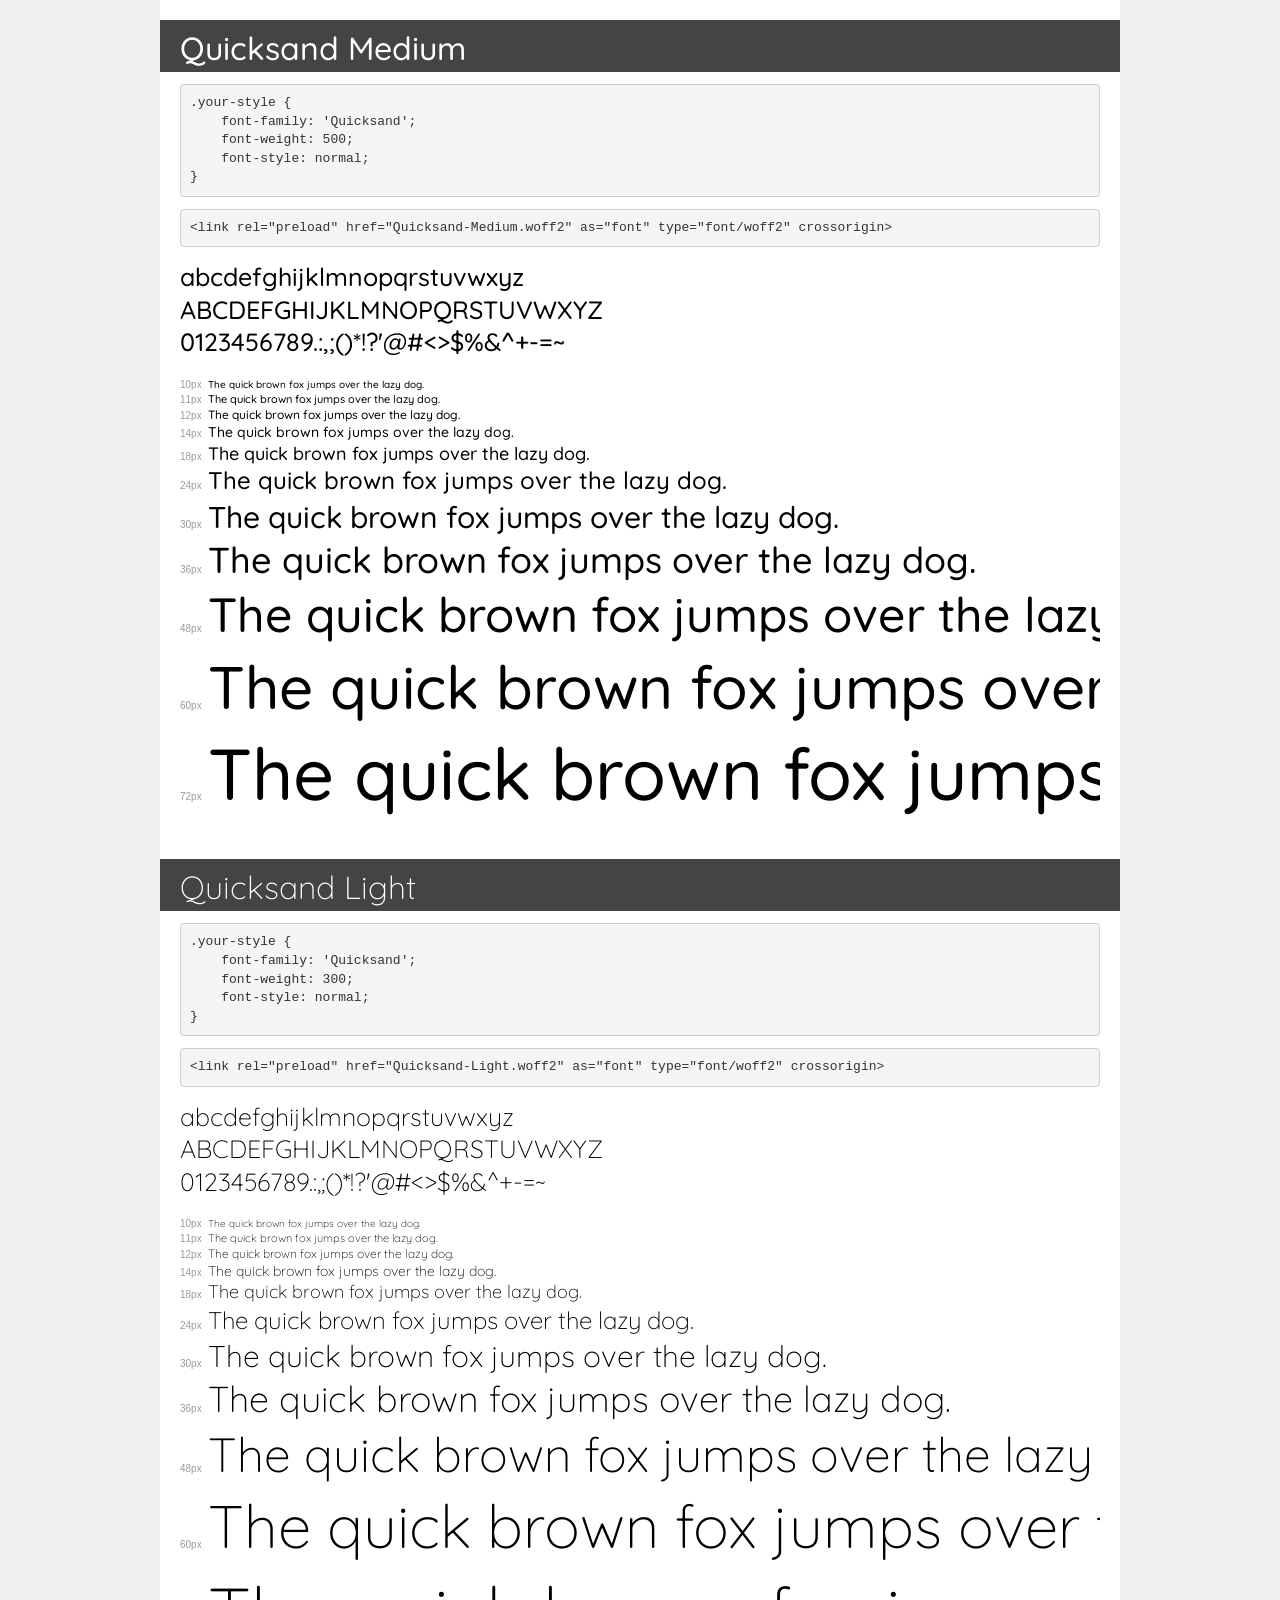
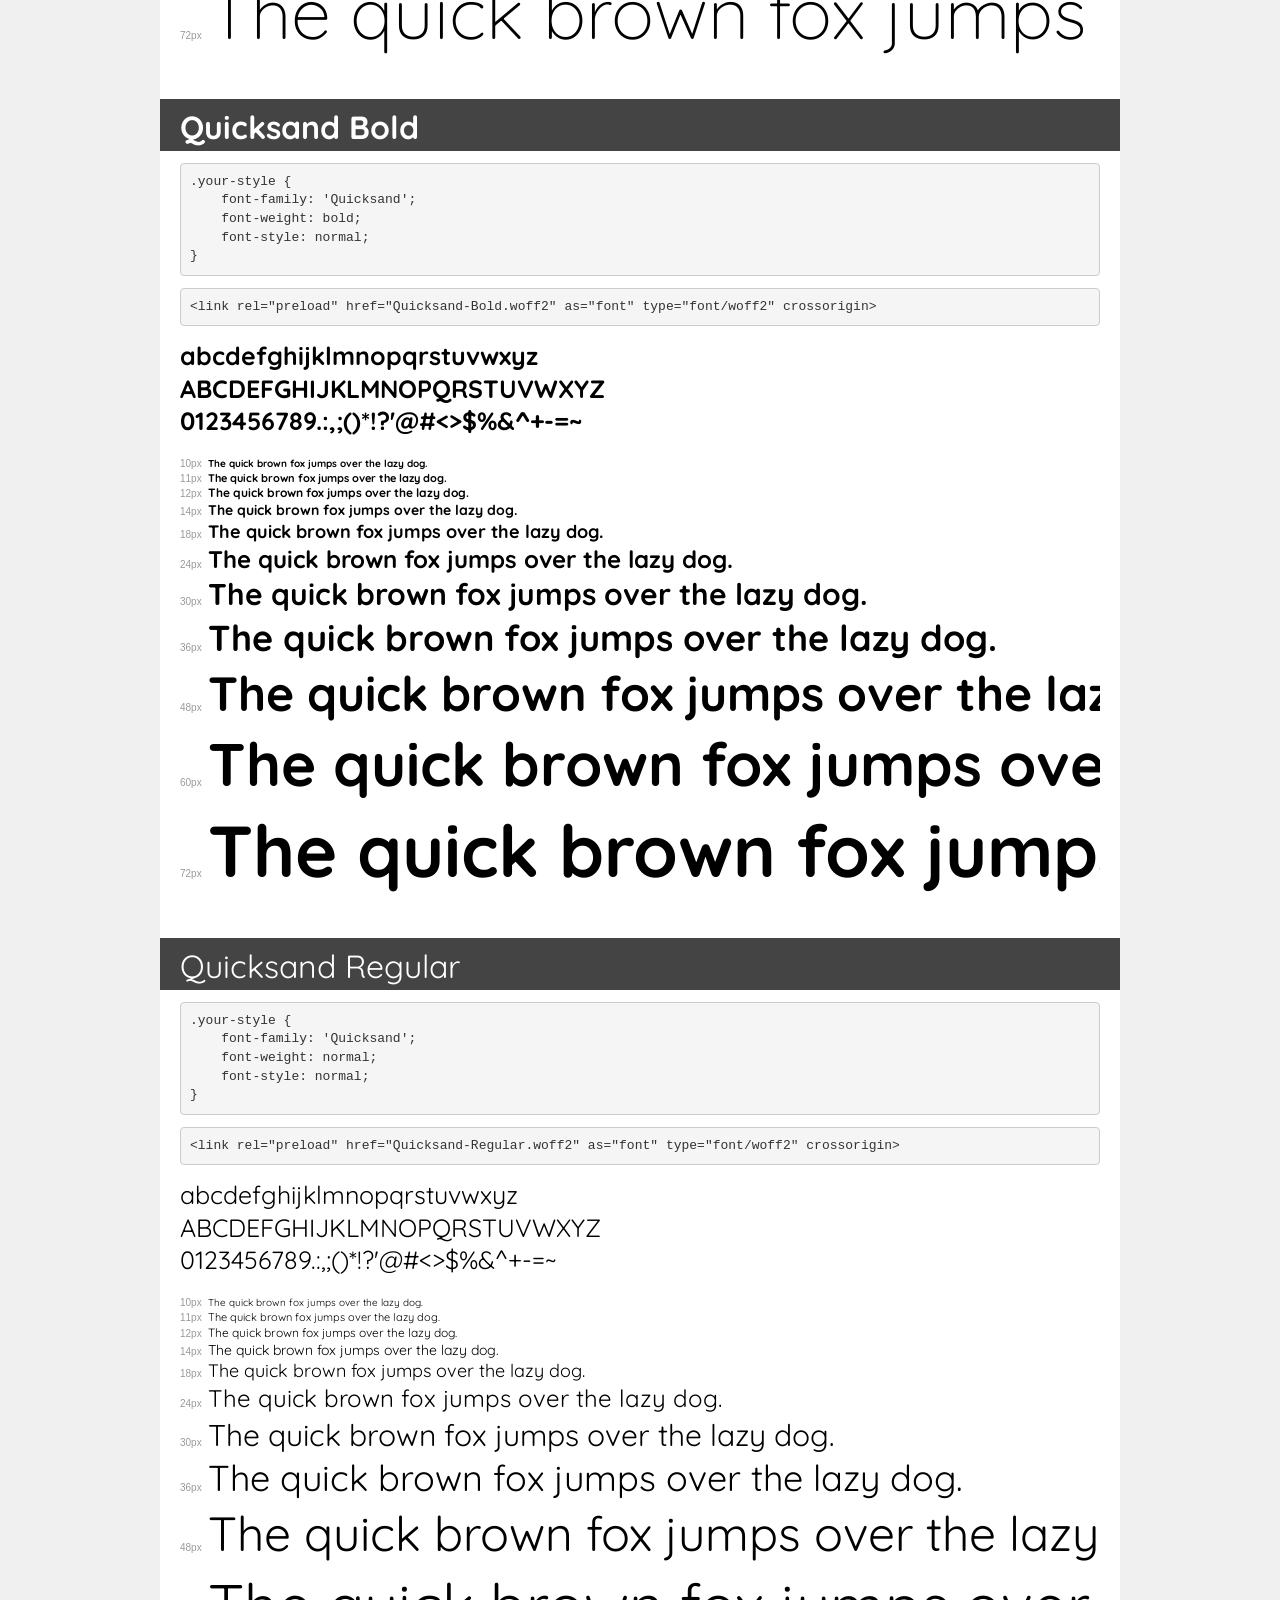
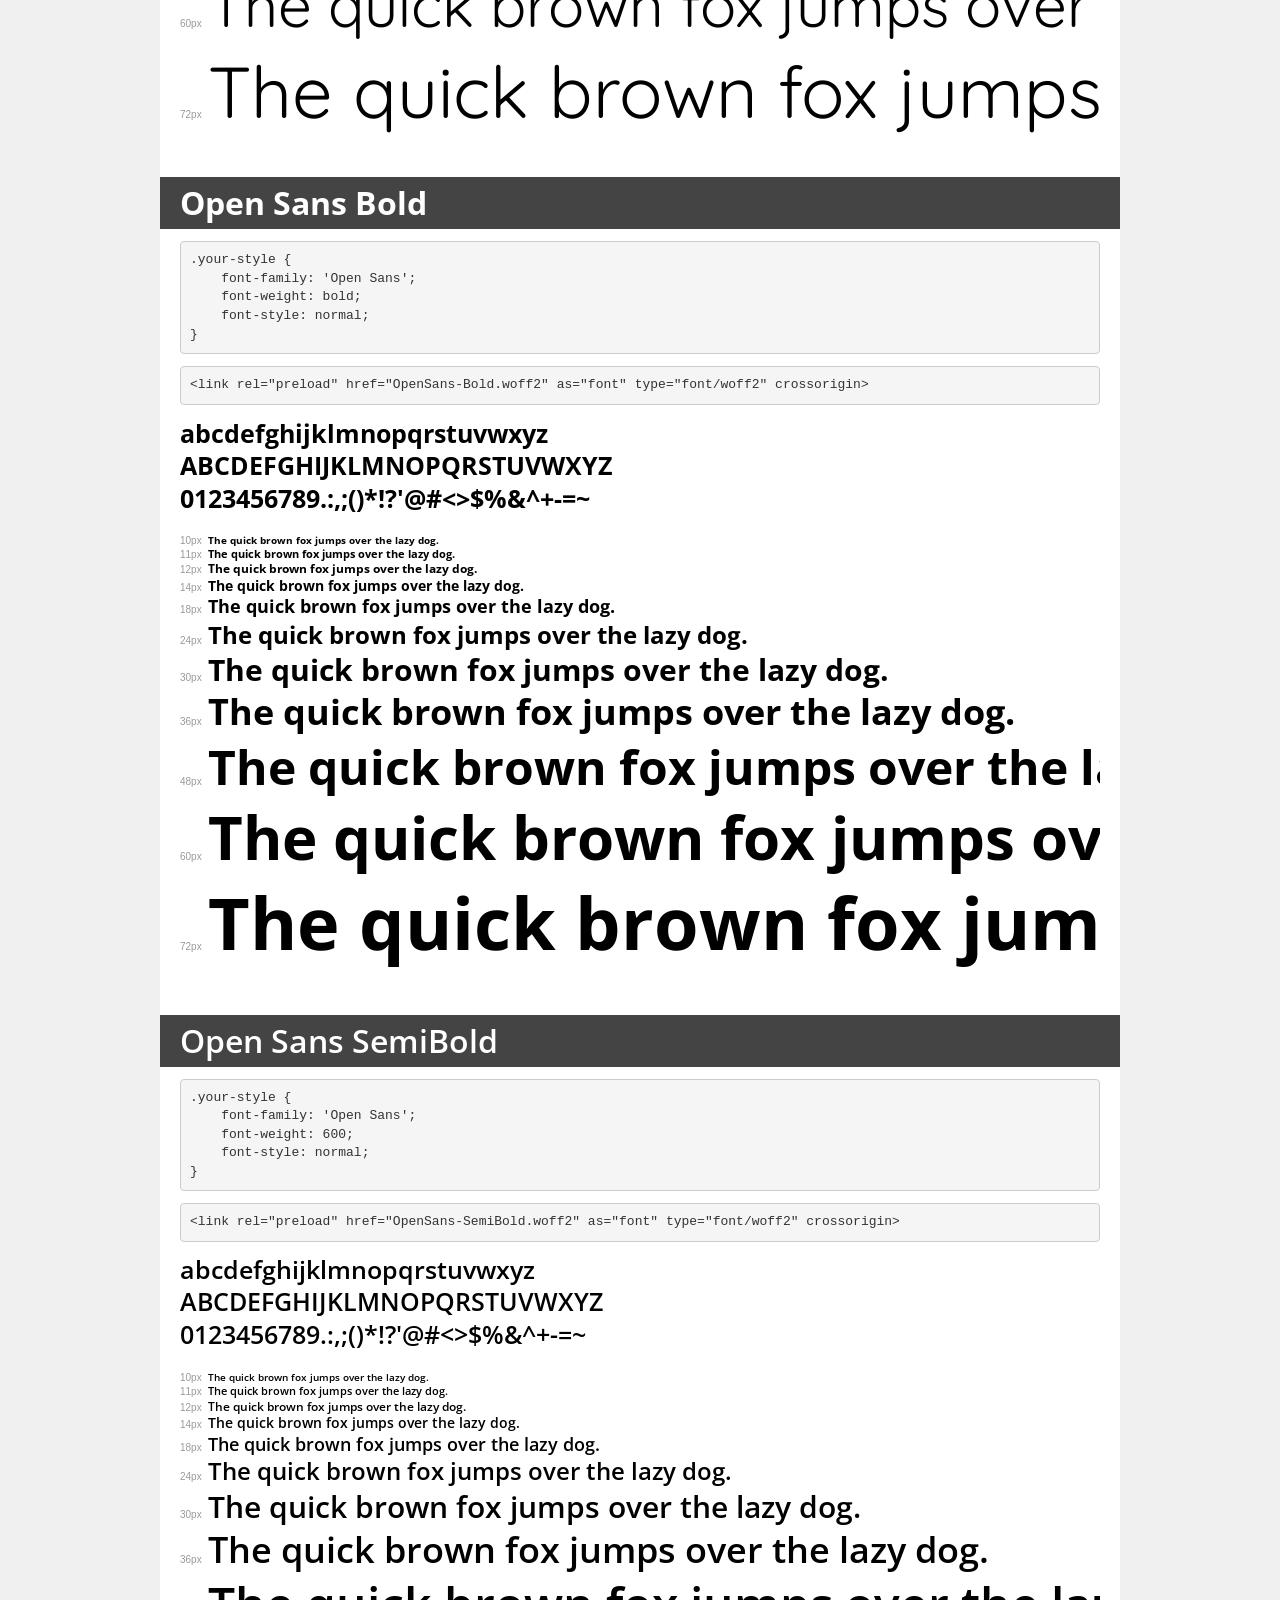
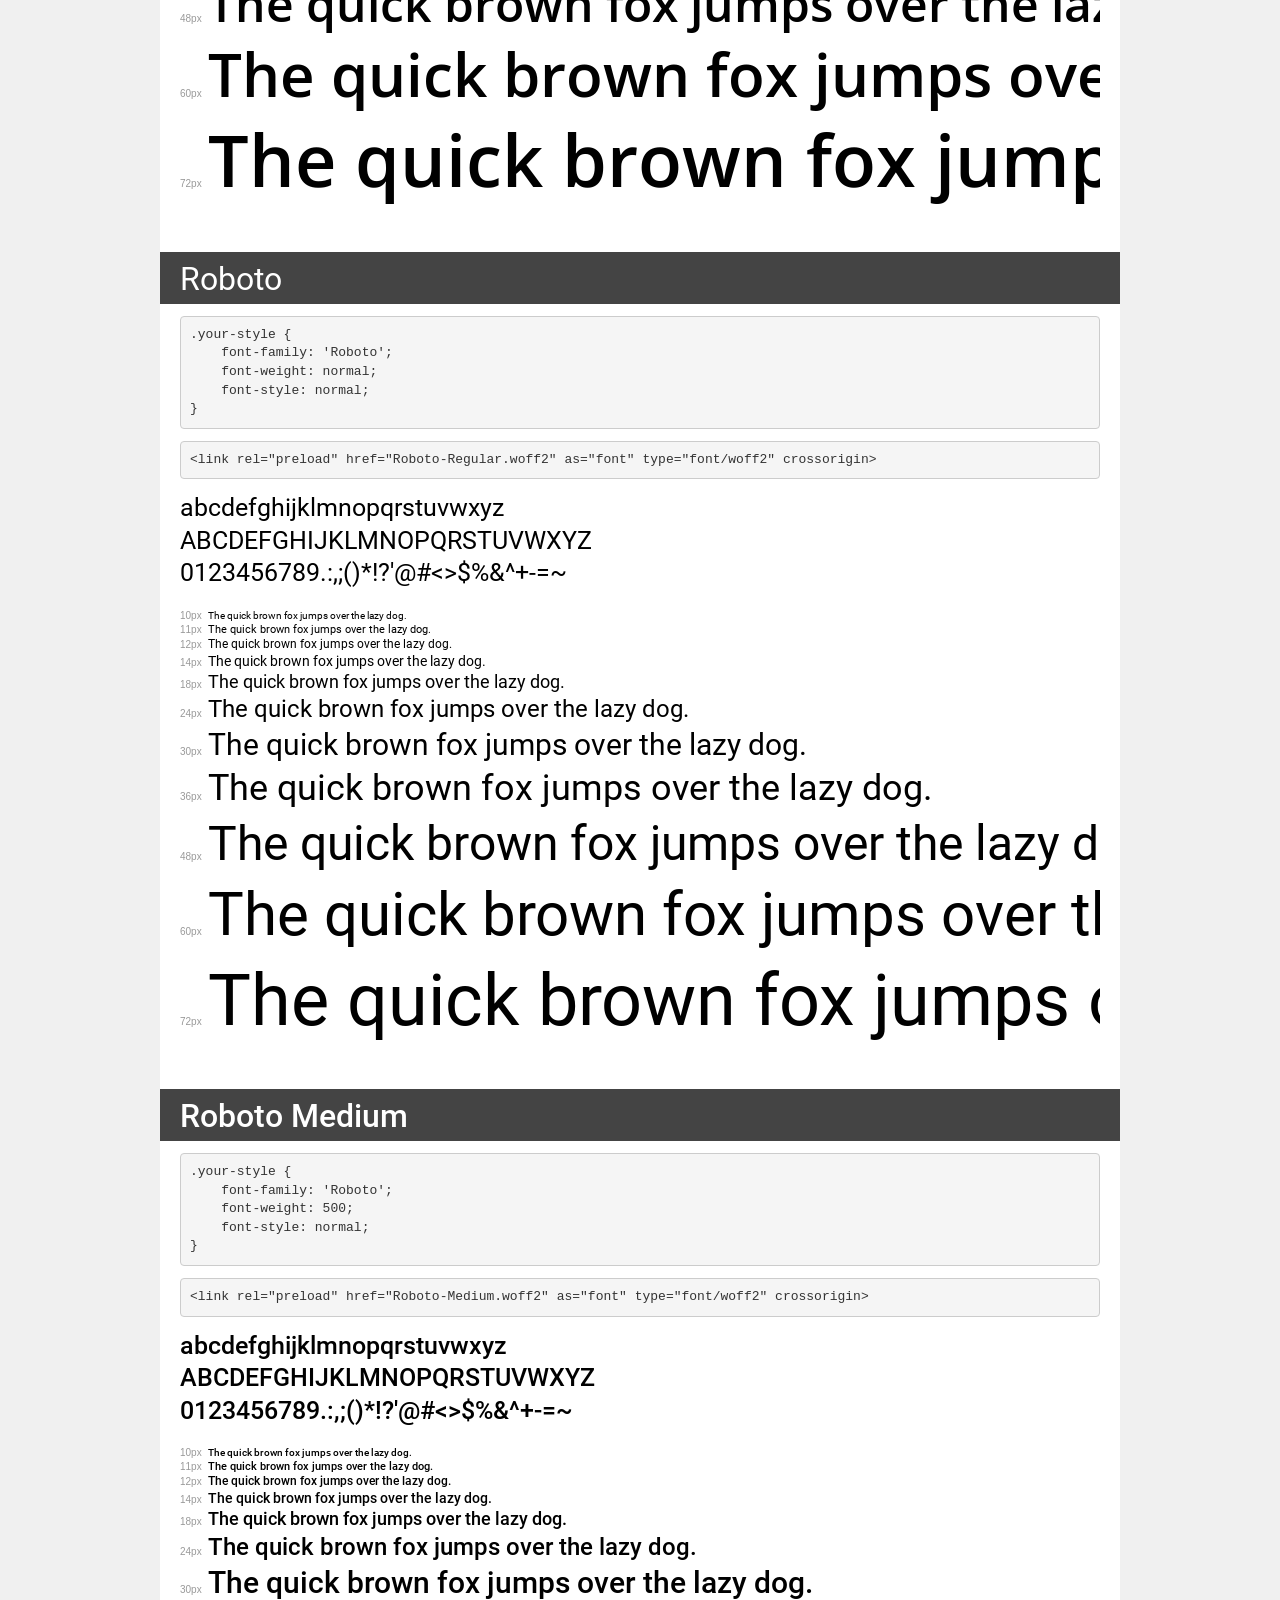
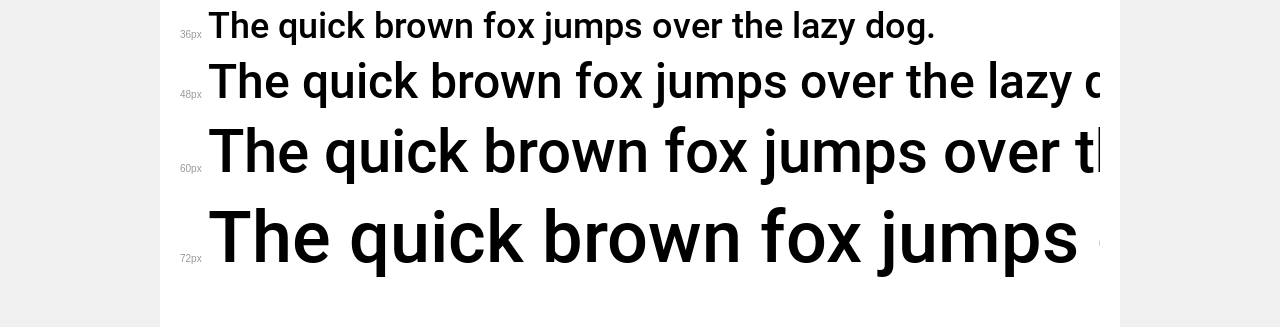
<file: fonts/demo.html>
<!DOCTYPE html>
<html lang="en">
<head>
    <meta charset="utf-8">
    <meta http-equiv="X-UA-Compatible" content="IE=edge">
    <meta name="viewport" content="width=device-width, initial-scale=1">
    <meta name="robots" content="noindex, noarchive">
    <meta name="format-detection" content="telephone=no">
    <title>Transfonter demo</title>
    <link href="stylesheet.css" rel="stylesheet">
    <style>
        /*
        http://meyerweb.com/eric/tools/css/reset/
        v2.0 | 20110126
        License: none (public domain)
        */
        html, body, div, span, applet, object, iframe,
        h1, h2, h3, h4, h5, h6, p, blockquote, pre,
        a, abbr, acronym, address, big, cite, code,
        del, dfn, em, img, ins, kbd, q, s, samp,
        small, strike, strong, sub, sup, tt, var,
        b, u, i, center,
        dl, dt, dd, ol, ul, li,
        fieldset, form, label, legend,
        table, caption, tbody, tfoot, thead, tr, th, td,
        article, aside, canvas, details, embed,
        figure, figcaption, footer, header, hgroup,
        menu, nav, output, ruby, section, summary,
        time, mark, audio, video {
            margin: 0;
            padding: 0;
            border: 0;
            font-size: 100%;
            font: inherit;
            vertical-align: baseline;
        }
        /* HTML5 display-role reset for older browsers */
        article, aside, details, figcaption, figure,
        footer, header, hgroup, menu, nav, section {
            display: block;
        }
        body {
            line-height: 1;
        }
        ol, ul {
            list-style: none;
        }
        blockquote, q {
            quotes: none;
        }
        blockquote:before, blockquote:after,
        q:before, q:after {
            content: '';
            content: none;
        }
        table {
            border-collapse: collapse;
            border-spacing: 0;
        }
        /* demo styles */
        body {
            background: #f0f0f0;
            color: #000;
        }
        .page {
            background: #fff;
            width: 920px;
            margin: 0 auto;
            padding: 20px 20px 0 20px;
            overflow: hidden;
        }
        .font-container {
            overflow-x: auto;
            overflow-y: hidden;
            margin-bottom: 40px;
            line-height: 1.3;
            white-space: nowrap;
            padding-bottom: 5px;
        }
        h1 {
            position: relative;
            background: #444;
            font-size: 32px;
            color: #fff;
            padding: 10px 20px;
            margin: 0 -20px 12px -20px;
        }
        .letters {
            font-size: 25px;
            margin-bottom: 20px;
        }
        .s10:before {
            content: '10px';
        }
        .s11:before {
            content: '11px';
        }
        .s12:before {
            content: '12px';
        }
        .s14:before {
            content: '14px';
        }
        .s18:before {
            content: '18px';
        }
        .s24:before {
            content: '24px';
        }
        .s30:before {
            content: '30px';
        }
        .s36:before {
            content: '36px';
        }
        .s48:before {
            content: '48px';
        }
        .s60:before {
            content: '60px';
        }
        .s72:before {
            content: '72px';
        }
        .s10:before, .s11:before, .s12:before, .s14:before,
        .s18:before, .s24:before, .s30:before, .s36:before,
        .s48:before, .s60:before, .s72:before {
            font-family: Arial, sans-serif;
            font-size: 10px;
            font-weight: normal;
            font-style: normal;
            color: #999;
            padding-right: 6px;
        }
        pre {
            display: block;
            padding: 9px;
            margin: 0 0 12px;
            font-family: Monaco, Menlo, Consolas, "Courier New", monospace;
            font-size: 13px;
            line-height: 1.428571429;
            color: #333;
            font-weight: normal;
            font-style: normal;
            background-color: #f5f5f5;
            border: 1px solid #ccc;
            overflow-x: auto;
            border-radius: 4px;
        }
        /* responsive */
        @media (max-width: 959px) {
            .page {
                width: auto;
                margin: 0;
            }
        }
    </style>
</head>
<body>
<div class="page">
    <div class="demo">
        <h1 style="font-family: 'Quicksand'; font-weight: 500; font-style: normal;">Quicksand Medium</h1>
        <pre title="Usage">.your-style {
    font-family: 'Quicksand';
    font-weight: 500;
    font-style: normal;
}</pre>
        <pre title="Preload (optional)">
&lt;link rel=&quot;preload&quot; href=&quot;Quicksand-Medium.woff2&quot; as=&quot;font&quot; type=&quot;font/woff2&quot; crossorigin&gt;</pre>
        <div class="font-container" style="font-family: 'Quicksand'; font-weight: 500; font-style: normal;">
            <p class="letters">
                abcdefghijklmnopqrstuvwxyz<br>
ABCDEFGHIJKLMNOPQRSTUVWXYZ<br>
                0123456789.:,;()*!?'@#&lt;&gt;$%&^+-=~
            </p>
            <p class="s10" style="font-size: 10px;">The quick brown fox jumps over the lazy dog.</p>
            <p class="s11" style="font-size: 11px;">The quick brown fox jumps over the lazy dog.</p>
            <p class="s12" style="font-size: 12px;">The quick brown fox jumps over the lazy dog.</p>
            <p class="s14" style="font-size: 14px;">The quick brown fox jumps over the lazy dog.</p>
            <p class="s18" style="font-size: 18px;">The quick brown fox jumps over the lazy dog.</p>
            <p class="s24" style="font-size: 24px;">The quick brown fox jumps over the lazy dog.</p>
            <p class="s30" style="font-size: 30px;">The quick brown fox jumps over the lazy dog.</p>
            <p class="s36" style="font-size: 36px;">The quick brown fox jumps over the lazy dog.</p>
            <p class="s48" style="font-size: 48px;">The quick brown fox jumps over the lazy dog.</p>
            <p class="s60" style="font-size: 60px;">The quick brown fox jumps over the lazy dog.</p>
            <p class="s72" style="font-size: 72px;">The quick brown fox jumps over the lazy dog.</p>
        </div>
    </div>

    <div class="demo">
        <h1 style="font-family: 'Quicksand'; font-weight: 300; font-style: normal;">Quicksand Light</h1>
        <pre title="Usage">.your-style {
    font-family: 'Quicksand';
    font-weight: 300;
    font-style: normal;
}</pre>
        <pre title="Preload (optional)">
&lt;link rel=&quot;preload&quot; href=&quot;Quicksand-Light.woff2&quot; as=&quot;font&quot; type=&quot;font/woff2&quot; crossorigin&gt;</pre>
        <div class="font-container" style="font-family: 'Quicksand'; font-weight: 300; font-style: normal;">
            <p class="letters">
                abcdefghijklmnopqrstuvwxyz<br>
ABCDEFGHIJKLMNOPQRSTUVWXYZ<br>
                0123456789.:,;()*!?'@#&lt;&gt;$%&^+-=~
            </p>
            <p class="s10" style="font-size: 10px;">The quick brown fox jumps over the lazy dog.</p>
            <p class="s11" style="font-size: 11px;">The quick brown fox jumps over the lazy dog.</p>
            <p class="s12" style="font-size: 12px;">The quick brown fox jumps over the lazy dog.</p>
            <p class="s14" style="font-size: 14px;">The quick brown fox jumps over the lazy dog.</p>
            <p class="s18" style="font-size: 18px;">The quick brown fox jumps over the lazy dog.</p>
            <p class="s24" style="font-size: 24px;">The quick brown fox jumps over the lazy dog.</p>
            <p class="s30" style="font-size: 30px;">The quick brown fox jumps over the lazy dog.</p>
            <p class="s36" style="font-size: 36px;">The quick brown fox jumps over the lazy dog.</p>
            <p class="s48" style="font-size: 48px;">The quick brown fox jumps over the lazy dog.</p>
            <p class="s60" style="font-size: 60px;">The quick brown fox jumps over the lazy dog.</p>
            <p class="s72" style="font-size: 72px;">The quick brown fox jumps over the lazy dog.</p>
        </div>
    </div>

    <div class="demo">
        <h1 style="font-family: 'Quicksand'; font-weight: bold; font-style: normal;">Quicksand Bold</h1>
        <pre title="Usage">.your-style {
    font-family: 'Quicksand';
    font-weight: bold;
    font-style: normal;
}</pre>
        <pre title="Preload (optional)">
&lt;link rel=&quot;preload&quot; href=&quot;Quicksand-Bold.woff2&quot; as=&quot;font&quot; type=&quot;font/woff2&quot; crossorigin&gt;</pre>
        <div class="font-container" style="font-family: 'Quicksand'; font-weight: bold; font-style: normal;">
            <p class="letters">
                abcdefghijklmnopqrstuvwxyz<br>
ABCDEFGHIJKLMNOPQRSTUVWXYZ<br>
                0123456789.:,;()*!?'@#&lt;&gt;$%&^+-=~
            </p>
            <p class="s10" style="font-size: 10px;">The quick brown fox jumps over the lazy dog.</p>
            <p class="s11" style="font-size: 11px;">The quick brown fox jumps over the lazy dog.</p>
            <p class="s12" style="font-size: 12px;">The quick brown fox jumps over the lazy dog.</p>
            <p class="s14" style="font-size: 14px;">The quick brown fox jumps over the lazy dog.</p>
            <p class="s18" style="font-size: 18px;">The quick brown fox jumps over the lazy dog.</p>
            <p class="s24" style="font-size: 24px;">The quick brown fox jumps over the lazy dog.</p>
            <p class="s30" style="font-size: 30px;">The quick brown fox jumps over the lazy dog.</p>
            <p class="s36" style="font-size: 36px;">The quick brown fox jumps over the lazy dog.</p>
            <p class="s48" style="font-size: 48px;">The quick brown fox jumps over the lazy dog.</p>
            <p class="s60" style="font-size: 60px;">The quick brown fox jumps over the lazy dog.</p>
            <p class="s72" style="font-size: 72px;">The quick brown fox jumps over the lazy dog.</p>
        </div>
    </div>

    <div class="demo">
        <h1 style="font-family: 'Quicksand'; font-weight: normal; font-style: normal;">Quicksand Regular</h1>
        <pre title="Usage">.your-style {
    font-family: 'Quicksand';
    font-weight: normal;
    font-style: normal;
}</pre>
        <pre title="Preload (optional)">
&lt;link rel=&quot;preload&quot; href=&quot;Quicksand-Regular.woff2&quot; as=&quot;font&quot; type=&quot;font/woff2&quot; crossorigin&gt;</pre>
        <div class="font-container" style="font-family: 'Quicksand'; font-weight: normal; font-style: normal;">
            <p class="letters">
                abcdefghijklmnopqrstuvwxyz<br>
ABCDEFGHIJKLMNOPQRSTUVWXYZ<br>
                0123456789.:,;()*!?'@#&lt;&gt;$%&^+-=~
            </p>
            <p class="s10" style="font-size: 10px;">The quick brown fox jumps over the lazy dog.</p>
            <p class="s11" style="font-size: 11px;">The quick brown fox jumps over the lazy dog.</p>
            <p class="s12" style="font-size: 12px;">The quick brown fox jumps over the lazy dog.</p>
            <p class="s14" style="font-size: 14px;">The quick brown fox jumps over the lazy dog.</p>
            <p class="s18" style="font-size: 18px;">The quick brown fox jumps over the lazy dog.</p>
            <p class="s24" style="font-size: 24px;">The quick brown fox jumps over the lazy dog.</p>
            <p class="s30" style="font-size: 30px;">The quick brown fox jumps over the lazy dog.</p>
            <p class="s36" style="font-size: 36px;">The quick brown fox jumps over the lazy dog.</p>
            <p class="s48" style="font-size: 48px;">The quick brown fox jumps over the lazy dog.</p>
            <p class="s60" style="font-size: 60px;">The quick brown fox jumps over the lazy dog.</p>
            <p class="s72" style="font-size: 72px;">The quick brown fox jumps over the lazy dog.</p>
        </div>
    </div>

    <div class="demo">
        <h1 style="font-family: 'Open Sans'; font-weight: bold; font-style: normal;">Open Sans Bold</h1>
        <pre title="Usage">.your-style {
    font-family: 'Open Sans';
    font-weight: bold;
    font-style: normal;
}</pre>
        <pre title="Preload (optional)">
&lt;link rel=&quot;preload&quot; href=&quot;OpenSans-Bold.woff2&quot; as=&quot;font&quot; type=&quot;font/woff2&quot; crossorigin&gt;</pre>
        <div class="font-container" style="font-family: 'Open Sans'; font-weight: bold; font-style: normal;">
            <p class="letters">
                abcdefghijklmnopqrstuvwxyz<br>
ABCDEFGHIJKLMNOPQRSTUVWXYZ<br>
                0123456789.:,;()*!?'@#&lt;&gt;$%&^+-=~
            </p>
            <p class="s10" style="font-size: 10px;">The quick brown fox jumps over the lazy dog.</p>
            <p class="s11" style="font-size: 11px;">The quick brown fox jumps over the lazy dog.</p>
            <p class="s12" style="font-size: 12px;">The quick brown fox jumps over the lazy dog.</p>
            <p class="s14" style="font-size: 14px;">The quick brown fox jumps over the lazy dog.</p>
            <p class="s18" style="font-size: 18px;">The quick brown fox jumps over the lazy dog.</p>
            <p class="s24" style="font-size: 24px;">The quick brown fox jumps over the lazy dog.</p>
            <p class="s30" style="font-size: 30px;">The quick brown fox jumps over the lazy dog.</p>
            <p class="s36" style="font-size: 36px;">The quick brown fox jumps over the lazy dog.</p>
            <p class="s48" style="font-size: 48px;">The quick brown fox jumps over the lazy dog.</p>
            <p class="s60" style="font-size: 60px;">The quick brown fox jumps over the lazy dog.</p>
            <p class="s72" style="font-size: 72px;">The quick brown fox jumps over the lazy dog.</p>
        </div>
    </div>

    <div class="demo">
        <h1 style="font-family: 'Open Sans'; font-weight: 600; font-style: normal;">Open Sans SemiBold</h1>
        <pre title="Usage">.your-style {
    font-family: 'Open Sans';
    font-weight: 600;
    font-style: normal;
}</pre>
        <pre title="Preload (optional)">
&lt;link rel=&quot;preload&quot; href=&quot;OpenSans-SemiBold.woff2&quot; as=&quot;font&quot; type=&quot;font/woff2&quot; crossorigin&gt;</pre>
        <div class="font-container" style="font-family: 'Open Sans'; font-weight: 600; font-style: normal;">
            <p class="letters">
                abcdefghijklmnopqrstuvwxyz<br>
ABCDEFGHIJKLMNOPQRSTUVWXYZ<br>
                0123456789.:,;()*!?'@#&lt;&gt;$%&^+-=~
            </p>
            <p class="s10" style="font-size: 10px;">The quick brown fox jumps over the lazy dog.</p>
            <p class="s11" style="font-size: 11px;">The quick brown fox jumps over the lazy dog.</p>
            <p class="s12" style="font-size: 12px;">The quick brown fox jumps over the lazy dog.</p>
            <p class="s14" style="font-size: 14px;">The quick brown fox jumps over the lazy dog.</p>
            <p class="s18" style="font-size: 18px;">The quick brown fox jumps over the lazy dog.</p>
            <p class="s24" style="font-size: 24px;">The quick brown fox jumps over the lazy dog.</p>
            <p class="s30" style="font-size: 30px;">The quick brown fox jumps over the lazy dog.</p>
            <p class="s36" style="font-size: 36px;">The quick brown fox jumps over the lazy dog.</p>
            <p class="s48" style="font-size: 48px;">The quick brown fox jumps over the lazy dog.</p>
            <p class="s60" style="font-size: 60px;">The quick brown fox jumps over the lazy dog.</p>
            <p class="s72" style="font-size: 72px;">The quick brown fox jumps over the lazy dog.</p>
        </div>
    </div>

    <div class="demo">
        <h1 style="font-family: 'Roboto'; font-weight: normal; font-style: normal;">Roboto</h1>
        <pre title="Usage">.your-style {
    font-family: 'Roboto';
    font-weight: normal;
    font-style: normal;
}</pre>
        <pre title="Preload (optional)">
&lt;link rel=&quot;preload&quot; href=&quot;Roboto-Regular.woff2&quot; as=&quot;font&quot; type=&quot;font/woff2&quot; crossorigin&gt;</pre>
        <div class="font-container" style="font-family: 'Roboto'; font-weight: normal; font-style: normal;">
            <p class="letters">
                abcdefghijklmnopqrstuvwxyz<br>
ABCDEFGHIJKLMNOPQRSTUVWXYZ<br>
                0123456789.:,;()*!?'@#&lt;&gt;$%&^+-=~
            </p>
            <p class="s10" style="font-size: 10px;">The quick brown fox jumps over the lazy dog.</p>
            <p class="s11" style="font-size: 11px;">The quick brown fox jumps over the lazy dog.</p>
            <p class="s12" style="font-size: 12px;">The quick brown fox jumps over the lazy dog.</p>
            <p class="s14" style="font-size: 14px;">The quick brown fox jumps over the lazy dog.</p>
            <p class="s18" style="font-size: 18px;">The quick brown fox jumps over the lazy dog.</p>
            <p class="s24" style="font-size: 24px;">The quick brown fox jumps over the lazy dog.</p>
            <p class="s30" style="font-size: 30px;">The quick brown fox jumps over the lazy dog.</p>
            <p class="s36" style="font-size: 36px;">The quick brown fox jumps over the lazy dog.</p>
            <p class="s48" style="font-size: 48px;">The quick brown fox jumps over the lazy dog.</p>
            <p class="s60" style="font-size: 60px;">The quick brown fox jumps over the lazy dog.</p>
            <p class="s72" style="font-size: 72px;">The quick brown fox jumps over the lazy dog.</p>
        </div>
    </div>

    <div class="demo">
        <h1 style="font-family: 'Roboto'; font-weight: 500; font-style: normal;">Roboto Medium</h1>
        <pre title="Usage">.your-style {
    font-family: 'Roboto';
    font-weight: 500;
    font-style: normal;
}</pre>
        <pre title="Preload (optional)">
&lt;link rel=&quot;preload&quot; href=&quot;Roboto-Medium.woff2&quot; as=&quot;font&quot; type=&quot;font/woff2&quot; crossorigin&gt;</pre>
        <div class="font-container" style="font-family: 'Roboto'; font-weight: 500; font-style: normal;">
            <p class="letters">
                abcdefghijklmnopqrstuvwxyz<br>
ABCDEFGHIJKLMNOPQRSTUVWXYZ<br>
                0123456789.:,;()*!?'@#&lt;&gt;$%&^+-=~
            </p>
            <p class="s10" style="font-size: 10px;">The quick brown fox jumps over the lazy dog.</p>
            <p class="s11" style="font-size: 11px;">The quick brown fox jumps over the lazy dog.</p>
            <p class="s12" style="font-size: 12px;">The quick brown fox jumps over the lazy dog.</p>
            <p class="s14" style="font-size: 14px;">The quick brown fox jumps over the lazy dog.</p>
            <p class="s18" style="font-size: 18px;">The quick brown fox jumps over the lazy dog.</p>
            <p class="s24" style="font-size: 24px;">The quick brown fox jumps over the lazy dog.</p>
            <p class="s30" style="font-size: 30px;">The quick brown fox jumps over the lazy dog.</p>
            <p class="s36" style="font-size: 36px;">The quick brown fox jumps over the lazy dog.</p>
            <p class="s48" style="font-size: 48px;">The quick brown fox jumps over the lazy dog.</p>
            <p class="s60" style="font-size: 60px;">The quick brown fox jumps over the lazy dog.</p>
            <p class="s72" style="font-size: 72px;">The quick brown fox jumps over the lazy dog.</p>
        </div>
    </div>

</div>
</body>
</html>
</file>
<file: fonts/stylesheet.css>
@font-face {
    font-family: 'Quicksand';
    src: url('Quicksand-Medium.eot');
    src: local('Quicksand Medium'), local('Quicksand-Medium'),
        url('Quicksand-Medium.eot?#iefix') format('embedded-opentype'),
        url('Quicksand-Medium.woff2') format('woff2'),
        url('Quicksand-Medium.woff') format('woff'),
        url('Quicksand-Medium.ttf') format('truetype'),
        url('Quicksand-Medium.svg#Quicksand-Medium') format('svg');
    font-weight: 500;
    font-style: normal;
    font-display: swap;
}

@font-face {
    font-family: 'Quicksand';
    src: url('Quicksand-Light.eot');
    src: local('Quicksand Light'), local('Quicksand-Light'),
        url('Quicksand-Light.eot?#iefix') format('embedded-opentype'),
        url('Quicksand-Light.woff2') format('woff2'),
        url('Quicksand-Light.woff') format('woff'),
        url('Quicksand-Light.ttf') format('truetype'),
        url('Quicksand-Light.svg#Quicksand-Light') format('svg');
    font-weight: 300;
    font-style: normal;
    font-display: swap;
}

@font-face {
    font-family: 'Quicksand';
    src: url('Quicksand-Bold.eot');
    src: local('Quicksand Bold'), local('Quicksand-Bold'),
        url('Quicksand-Bold.eot?#iefix') format('embedded-opentype'),
        url('Quicksand-Bold.woff2') format('woff2'),
        url('Quicksand-Bold.woff') format('woff'),
        url('Quicksand-Bold.ttf') format('truetype'),
        url('Quicksand-Bold.svg#Quicksand-Bold') format('svg');
    font-weight: bold;
    font-style: normal;
    font-display: swap;
}

@font-face {
    font-family: 'Quicksand';
    src: url('Quicksand-Regular.eot');
    src: local('Quicksand Regular'), local('Quicksand-Regular'),
        url('Quicksand-Regular.eot?#iefix') format('embedded-opentype'),
        url('Quicksand-Regular.woff2') format('woff2'),
        url('Quicksand-Regular.woff') format('woff'),
        url('Quicksand-Regular.ttf') format('truetype'),
        url('Quicksand-Regular.svg#Quicksand-Regular') format('svg');
    font-weight: normal;
    font-style: normal;
    font-display: swap;
}

@font-face {
    font-family: 'Open Sans';
    src: url('OpenSans-Bold.eot');
    src: local('Open Sans Bold'), local('OpenSans-Bold'),
        url('OpenSans-Bold.eot?#iefix') format('embedded-opentype'),
        url('OpenSans-Bold.woff2') format('woff2'),
        url('OpenSans-Bold.woff') format('woff'),
        url('OpenSans-Bold.ttf') format('truetype'),
        url('OpenSans-Bold.svg#OpenSans-Bold') format('svg');
    font-weight: bold;
    font-style: normal;
    font-display: swap;
}

@font-face {
    font-family: 'Open Sans';
    src: url('OpenSans-SemiBold.eot');
    src: local('Open Sans SemiBold'), local('OpenSans-SemiBold'),
        url('OpenSans-SemiBold.eot?#iefix') format('embedded-opentype'),
        url('OpenSans-SemiBold.woff2') format('woff2'),
        url('OpenSans-SemiBold.woff') format('woff'),
        url('OpenSans-SemiBold.ttf') format('truetype'),
        url('OpenSans-SemiBold.svg#OpenSans-SemiBold') format('svg');
    font-weight: 600;
    font-style: normal;
    font-display: swap;
}

@font-face {
    font-family: 'Roboto';
    src: url('Roboto-Regular.eot');
    src: local('Roboto'), local('Roboto-Regular'),
        url('Roboto-Regular.eot?#iefix') format('embedded-opentype'),
        url('Roboto-Regular.woff2') format('woff2'),
        url('Roboto-Regular.woff') format('woff'),
        url('Roboto-Regular.ttf') format('truetype'),
        url('Roboto-Regular.svg#Roboto-Regular') format('svg');
    font-weight: normal;
    font-style: normal;
    font-display: swap;
}

@font-face {
    font-family: 'Roboto';
    src: url('Roboto-Medium.eot');
    src: local('Roboto Medium'), local('Roboto-Medium'),
        url('Roboto-Medium.eot?#iefix') format('embedded-opentype'),
        url('Roboto-Medium.woff2') format('woff2'),
        url('Roboto-Medium.woff') format('woff'),
        url('Roboto-Medium.ttf') format('truetype'),
        url('Roboto-Medium.svg#Roboto-Medium') format('svg');
    font-weight: 500;
    font-style: normal;
    font-display: swap;
}
</file>
